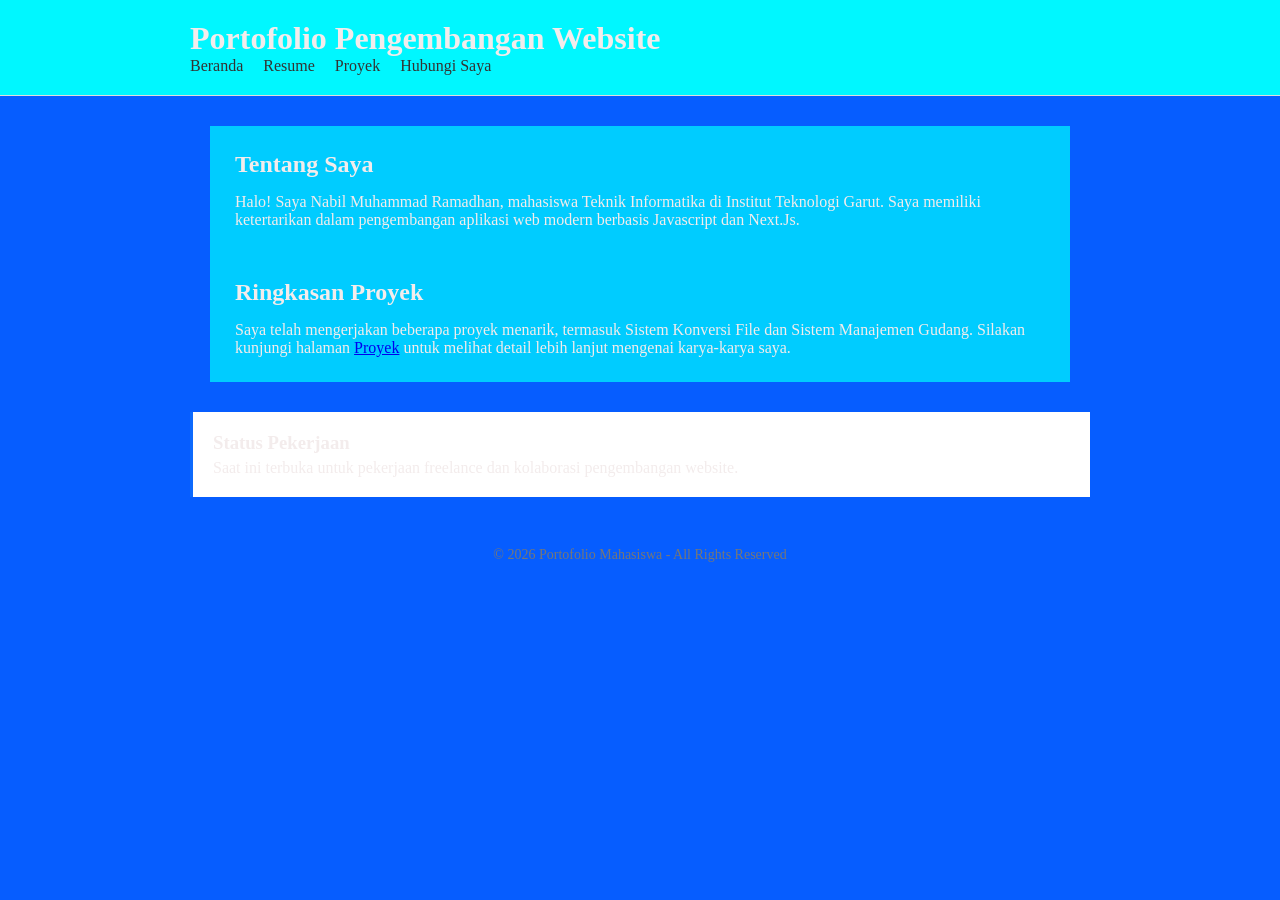
<file: Pertemuan_2/index.html>
<!DOCTYPE html>
<html lang="id">
<head>
    <meta charset="UTF-8">
    <meta name="viewport" content="width=device-width, initial-scale=1.0">
    <title>Modul 2 - Website Portofolio Mahasiswa</title>
    <link rel="stylesheet" href="../Pertemuan_3/style_index.css">
</head>
<body>
    <header>
        <h1>Portofolio Pengembangan Website</h1>
        <nav>
            <ul>
                <!-- Di sini kita menambahkan link ke halaman baru -->
                <li><a href="index.html">Beranda</a></li>
                <li><a href="resume.html">Resume</a></li>
                <li><a href="project.html">Proyek</a></li>
                <li><a href="kontak.html">Hubungi Saya</a></li>
            </ul>
        </nav>
    </header>

    <hr>

    <main>
        <section id="tentang">
            <h2>Tentang Saya</h2>
            <p>Halo! Saya Nabil Muhammad Ramadhan, mahasiswa Teknik Informatika di Institut Teknologi Garut. Saya memiliki ketertarikan dalam pengembangan aplikasi web modern berbasis Javascript dan Next.Js.</p>
        </section>

        <hr>

        <section id="ringkasan-proyek">
            <h2>Ringkasan Proyek</h2>
            <p>Saya telah mengerjakan beberapa proyek menarik, termasuk Sistem Konversi File dan Sistem Manajemen Gudang. Silakan kunjungi halaman <a href="project.html">Proyek</a> untuk melihat detail lebih lanjut mengenai karya-karya saya.</p>
        </section>

        <hr> 
    </main>

    <aside>
        <h3>Status Pekerjaan</h3>
        <p>Saat ini terbuka untuk pekerjaan freelance dan kolaborasi pengembangan website.</p>
    </aside>

    <hr>

    <footer>
        <p>&copy; 2026 Portofolio Mahasiswa - All Rights Reserved</p>
    </footer>
</body>
</html>
</file>
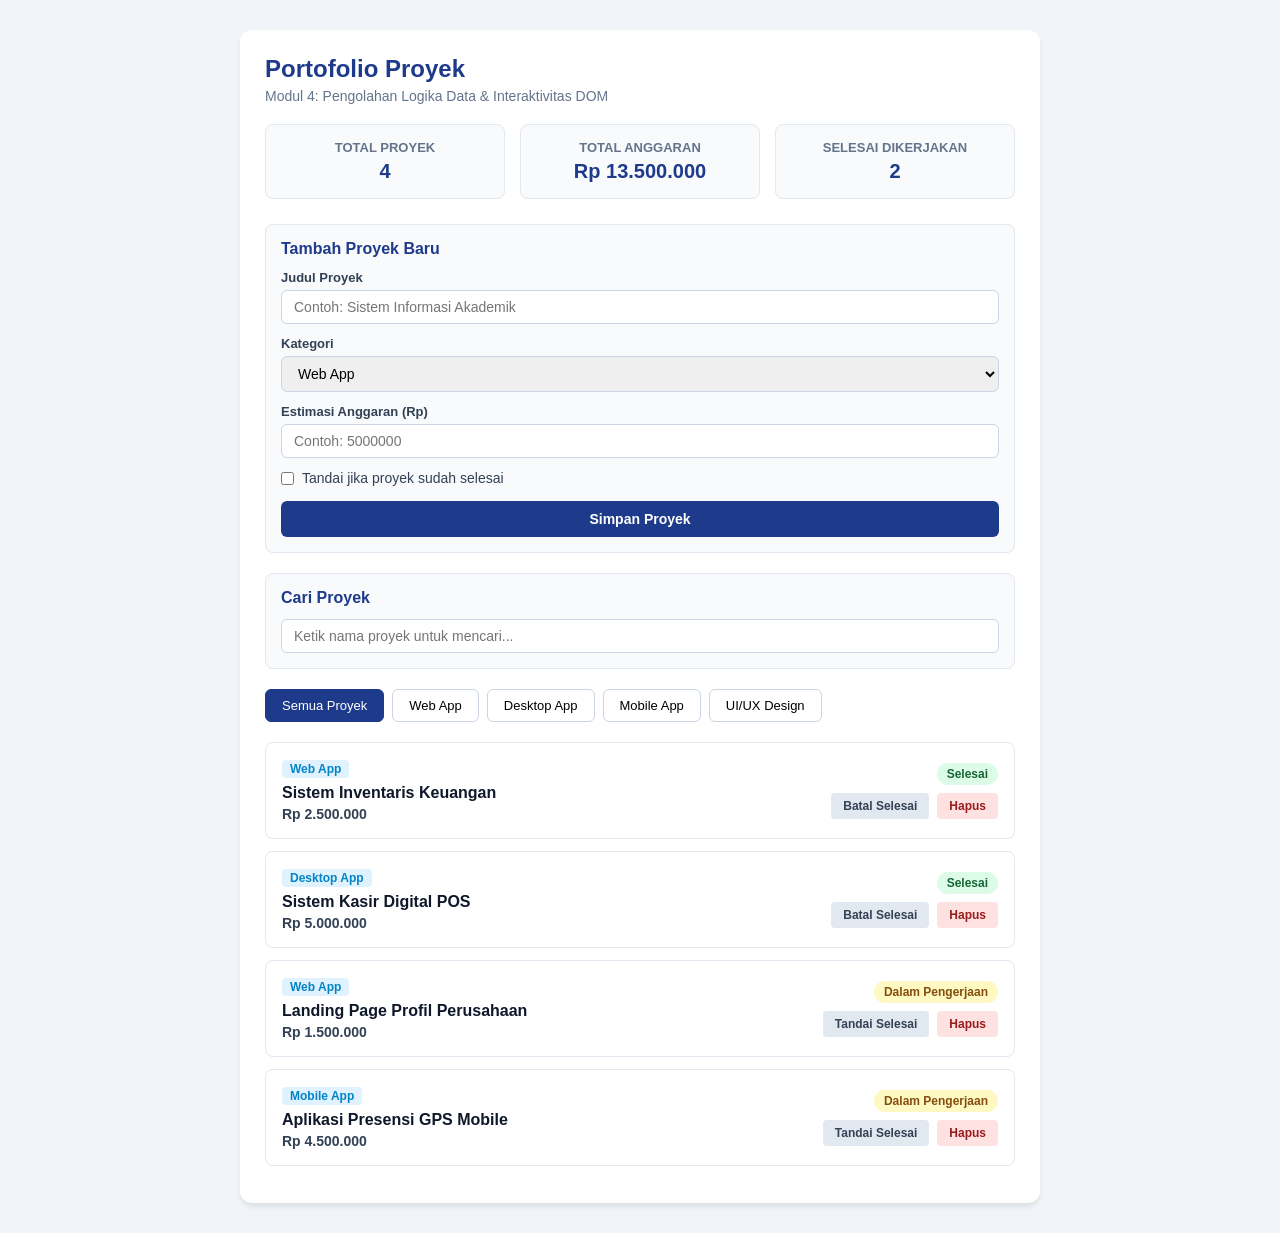
<file: Pertemuan_4/index.html>
<!DOCTYPE html>
<html lang="id">
<head>
    <meta charset="UTF-8">
    <meta name="viewport" content="width=device-width, initial-scale=1.0">
    <title>Dashboard Portofolio Proyek - Modul 4 Terpadu</title>
    <style>
        * { box-sizing: border-box; margin: 0; padding: 0; font-family: 'Segoe UI', Tahoma, Geneva, sans-serif; }
        body { background-color: #f1f5f9; color: #0f172a; padding: 30px 15px; }
        .container { max-width: 800px; margin: 0 auto; background: #ffffff; border-radius: 12px; padding: 25px; box-shadow: 0 4px 6px -1px rgba(0, 0, 0, 0.1); }
        h1 { color: #1e3a8a; font-size: 24px; margin-bottom: 5px; }
        p.subtitle { color: #64748b; margin-bottom: 20px; font-size: 14px; }
        
        /* Statistik */
        .stats-grid { display: grid; grid-template-columns: repeat(auto-fit, minmax(200px, 1fr)); gap: 15px; margin-bottom: 25px; }
        .stat-card { background: #f8fafc; border: 1px solid #e2e8f0; border-radius: 8px; padding: 15px; text-align: center; }
        .stat-card h3 { font-size: 13px; color: #64748b; text-transform: uppercase; margin-bottom: 5px; }
        .stat-card p { font-size: 20px; font-weight: bold; color: #1e3a8a; }
        
        /* Form & Search */
        .form-section, .search-section { background: #f8fafc; border: 1px solid #e2e8f0; border-radius: 8px; padding: 15px; margin-bottom: 20px; }
        .form-section h3, .search-section h3 { font-size: 16px; margin-bottom: 12px; color: #1e3a8a; }
        .input-group { margin-bottom: 12px; }
        .input-group label { display: block; font-size: 13px; font-weight: 600; margin-bottom: 5px; color: #334155; }
        input[type="text"], input[type="number"], select { width: 100%; padding: 8px 12px; border: 1px solid #cbd5e1; border-radius: 6px; font-size: 14px; }
        input[type="text"]:focus, input[type="number"]:focus, select:focus { outline: none; border-color: #1e3a8a; box-shadow: 0 0 0 2px rgba(30, 58, 138, 0.1); }
        .checkbox-group { display: flex; align-items: center; gap: 8px; font-size: 14px; font-weight: 500; color: #334155; margin-bottom: 15px; cursor: pointer; }
        .btn-submit { background: #1e3a8a; color: white; border: none; padding: 10px 16px; border-radius: 6px; cursor: pointer; font-size: 14px; font-weight: 600; width: 100%; transition: background 0.2s; }
        .btn-submit:hover { background: #172554; }

        /* Filter */
        .filter-group { display: flex; gap: 8px; margin-bottom: 20px; flex-wrap: wrap; }
        .btn-filter { padding: 8px 16px; border: 1px solid #cbd5e1; background: #ffffff; border-radius: 6px; cursor: pointer; font-size: 13px; font-weight: 500; transition: all 0.2s; }
        .btn-filter.active, .btn-filter:hover { background: #1e3a8a; color: #ffffff; border-color: #1e3a8a; }
        
        /* Proyek Card */
        .project-card { border: 1px solid #e2e8f0; border-radius: 8px; padding: 16px; margin-bottom: 12px; display: flex; justify-content: space-between; align-items: center; background: #ffffff; transition: transform 0.15s ease; flex-wrap: wrap; gap: 10px; }
        .project-card:hover { transform: translateY(-2px); box-shadow: 0 4px 6px rgba(0,0,0,0.05); }
        .project-info { flex: 1; min-width: 200px; }
        .project-info h4 { font-size: 16px; color: #0f172a; margin-bottom: 4px; }
        .project-category { display: inline-block; font-size: 12px; color: #0284c7; background: #e0f2fe; padding: 2px 8px; border-radius: 4px; margin-bottom: 6px; font-weight: 600; }
        .project-budget { font-size: 14px; color: #334155; font-weight: 600; margin-top: 4px; }
        
        /* Badge & Aksi */
        .project-actions { display: flex; flex-direction: column; align-items: flex-end; gap: 8px; }
        .badge { padding: 4px 10px; border-radius: 20px; font-size: 12px; font-weight: 600; display: inline-block; text-align: center; }
        .badge-success { background: #dcfce7; color: #166534; }
        .badge-pending { background: #fef9c3; color: #854d0e; }
        
        .action-buttons { display: flex; gap: 8px; }
        .btn-action { padding: 6px 12px; border: none; border-radius: 4px; cursor: pointer; font-size: 12px; font-weight: 600; transition: opacity 0.2s; }
        .btn-action:hover { opacity: 0.8; }
        .btn-toggle { background: #e2e8f0; color: #334155; }
        .btn-delete { background: #fee2e2; color: #991b1b; }
    </style>
</head>
<body>
    <div class="container">
        <h1>Portofolio Proyek</h1>
        <p class="subtitle">Modul 4: Pengolahan Logika Data & Interaktivitas DOM</p>

        <!-- Kartu Ringkasan Statistik -->
        <div class="stats-grid">
            <div class="stat-card">
                <h3>Total Proyek</h3>
                <p id="stat-total-projects">0</p>
            </div>
            <div class="stat-card">
                <h3>Total Anggaran</h3>
                <p id="stat-total-budget">Rp 0</p>
            </div>
            <div class="stat-card">
                <h3>Selesai Dikerjakan</h3>
                <p id="stat-completed-projects">0</p>
            </div>
        </div>

        <!-- FITUR 1: Formulir Input Proyek Dinamis -->
        <div class="form-section">
            <h3>Tambah Proyek Baru</h3>
            <form id="project-form">
                <div class="input-group">
                    <label for="input-title">Judul Proyek</label>
                    <input type="text" id="input-title" placeholder="Contoh: Sistem Informasi Akademik" />
                </div>
                <div class="input-group">
                    <label for="input-category">Kategori</label>
                    <select id="input-category">
                        <option value="Web App">Web App</option>
                        <option value="Mobile App">Mobile App</option>
                        <option value="Desktop App">Desktop App</option>
                        <option value="UI/UX Design">UI/UX Design</option>
                    </select>
                </div>
                <div class="input-group">
                    <label for="input-budget">Estimasi Anggaran (Rp)</label>
                    <input type="number" id="input-budget" placeholder="Contoh: 5000000" />
                </div>
                <label class="checkbox-group">
                    <input type="checkbox" id="input-completed" />
                    Tandai jika proyek sudah selesai
                </label>
                <button type="submit" class="btn-submit">Simpan Proyek</button>
            </form>
        </div>

        <!-- FITUR 2: Pencarian Real-Time (Live Search) -->
        <div class="search-section">
            <h3>Cari Proyek</h3>
            <input type="text" id="search-input" placeholder="Ketik nama proyek untuk mencari..." />
        </div>

        <!-- Tombol Filter Kategori -->
        <div class="filter-group" id="filter-container">
            <button class="btn-filter active" data-category="Semua">Semua Proyek</button>
            <button class="btn-filter" data-category="Web App">Web App</button>
            <button class="btn-filter" data-category="Desktop App">Desktop App</button>
            <button class="btn-filter" data-category="Mobile App">Mobile App</button>
            <button class="btn-filter" data-category="UI/UX Design">UI/UX Design</button>
        </div>

        <!-- Kontainer Daftar Proyek -->
        <div id="project-list"></div>
    </div>

    <script>
        // Inisialisasi Data Proyek (Menggunakan 'let' agar bisa dimodifikasi)
        let projects = [
            { id: 1, title: "Sistem Inventaris Keuangan", category: "Web App", budget: 2500000, completed: true },
            { id: 2, title: "Sistem Kasir Digital POS", category: "Desktop App", budget: 5000000, completed: true },
            { id: 3, title: "Landing Page Profil Perusahaan", category: "Web App", budget: 1500000, completed: false },
            { id: 4, title: "Aplikasi Presensi GPS Mobile", category: "Mobile App", budget: 4500000, completed: false }
        ];

        // State untuk Filter & Pencarian
        let currentCategory = "Semua";
        let searchQuery = "";

        // Fungsi Format Rupiah
        const formatRupiah = (angka) => {
            return new Intl.NumberFormat('id-ID', {
                style: 'currency',
                currency: 'IDR',
                maximumFractionDigits: 0
            }).format(angka);
        };

        // Fungsi Update Statistik
        const updateStats = () => {
            // Statistik dihitung dari KESELURUHAN array projects
            const totalProjects = projects.length;
            const totalBudget = projects.reduce((acc, curr) => acc + curr.budget, 0);
            const completedCount = projects.filter(item => item.completed).length;
            
            document.getElementById("stat-total-projects").textContent = totalProjects;
            document.getElementById("stat-total-budget").textContent = formatRupiah(totalBudget);
            document.getElementById("stat-completed-projects").textContent = completedCount;
        };

        // Fungsi Render Proyek
        const renderProjects = () => {
            const container = document.getElementById("project-list");
            
            // Proses Filter Kategori
            let filteredList = currentCategory === "Semua" 
                ? projects 
                : projects.filter(p => p.category === currentCategory);

            // Proses Filter Pencarian Real-Time (Fitur 2)
            if (searchQuery.trim() !== "") {
                filteredList = filteredList.filter(p => 
                    p.title.toLowerCase().includes(searchQuery.toLowerCase())
                );
            }

            // Render ke DOM
            if (filteredList.length === 0) {
                container.innerHTML = "<p style='text-align: center; color: #64748b; padding: 20px;'>Tidak ada proyek yang sesuai.</p>";
            } else {
                const htmlString = filteredList.map(proj => {
                    const badgeClass = proj.completed ? "badge-success" : "badge-pending";
                    const statusText = proj.completed ? "Selesai" : "Dalam Pengerjaan";
                    const toggleText = proj.completed ? "Batal Selesai" : "Tandai Selesai";
                    
                    return `
                    <div class="project-card">
                        <div class="project-info">
                            <span class="project-category">${proj.category}</span>
                            <h4>${proj.title}</h4>
                            <p class="project-budget">${formatRupiah(proj.budget)}</p>
                        </div>
                        <div class="project-actions">
                            <span class="badge ${badgeClass}">${statusText}</span>
                            <!-- FITUR 3: Tombol Aksi -->
                            <div class="action-buttons">
                                <button class="btn-action btn-toggle" data-id="${proj.id}">${toggleText}</button>
                                <button class="btn-action btn-delete" data-id="${proj.id}">Hapus</button>
                            </div>
                        </div>
                    </div>
                    `;
                }).join("");
                container.innerHTML = htmlString;
            }

            // Selalu update statistik setiap kali render ulang
            updateStats();
        };

        // Event Listener Utama saat dokumen dimuat
        document.addEventListener("DOMContentLoaded", () => {
            renderProjects(); // Render awal

            // Event untuk Filter Kategori
            const filterButtons = document.querySelectorAll(".btn-filter");
            filterButtons.forEach(btn => {
                btn.addEventListener("click", (e) => {
                    filterButtons.forEach(b => b.classList.remove("active"));
                    e.target.classList.add("active");
                    currentCategory = e.target.getAttribute("data-category");
                    renderProjects();
                });
            });

            // FITUR 1: Event Submit pada Form
            const projectForm = document.getElementById("project-form");
            projectForm.addEventListener("submit", (e) => {
                e.preventDefault(); // Cegah reload halaman

                // Ambil nilai dari input
                const title = document.getElementById("input-title").value.trim();
                const category = document.getElementById("input-category").value;
                const budget = parseFloat(document.getElementById("input-budget").value);
                const completed = document.getElementById("input-completed").checked;

                // Validasi Input
                if (!title) {
                    alert("Judul proyek tidak boleh kosong!");
                    return;
                }
                if (isNaN(budget) || budget <= 0) {
                    alert("Estimasi anggaran harus lebih besar dari 0!");
                    return;
                }

                // Buat Objek Baru
                const newProject = {
                    id: Date.now(),
                    title: title,
                    category: category,
                    budget: budget,
                    completed: completed
                };

                // Masukkan ke array menggunakan Spread Operator
                projects = [...projects, newProject];

                // Reset form dan Render ulang
                projectForm.reset();
                renderProjects();
            });

            // FITUR 2: Event Input pada Pencarian Real-Time
            const searchInput = document.getElementById("search-input");
            searchInput.addEventListener("input", (e) => {
                searchQuery = e.target.value;
                renderProjects();
            });

            // FITUR 3: Event Delegation untuk Aksi Interaktif (Toggle Status & Hapus)
            const projectListContainer = document.getElementById("project-list");
            projectListContainer.addEventListener("click", (e) => {
                
                // Jika tombol Ubah Status ditekan
                if (e.target.classList.contains("btn-toggle")) {
                    const idToToggle = parseInt(e.target.getAttribute("data-id"));
                    // Cari index proyek dan ubah boolean completed-nya
                    const projectIndex = projects.findIndex(p => p.id === idToToggle);
                    if (projectIndex !== -1) {
                        projects[projectIndex].completed = !projects[projectIndex].completed;
                        renderProjects(); // Render ulang agar UI dan Statistik terupdate
                    }
                }

                // Jika tombol Hapus ditekan
                if (e.target.classList.contains("btn-delete")) {
                    const idToDelete = parseInt(e.target.getAttribute("data-id"));
                    const konfirmasi = confirm("Apakah Anda yakin ingin menghapus proyek ini?");
                    
                    if (konfirmasi) {
                        // Filter array dengan membuang id yang dipilih
                        projects = projects.filter(p => p.id !== idToDelete);
                        renderProjects(); // Render ulang agar UI dan Statistik terupdate
                    }
                }
            });
        });
    </script>
</body>
</html>
</file>
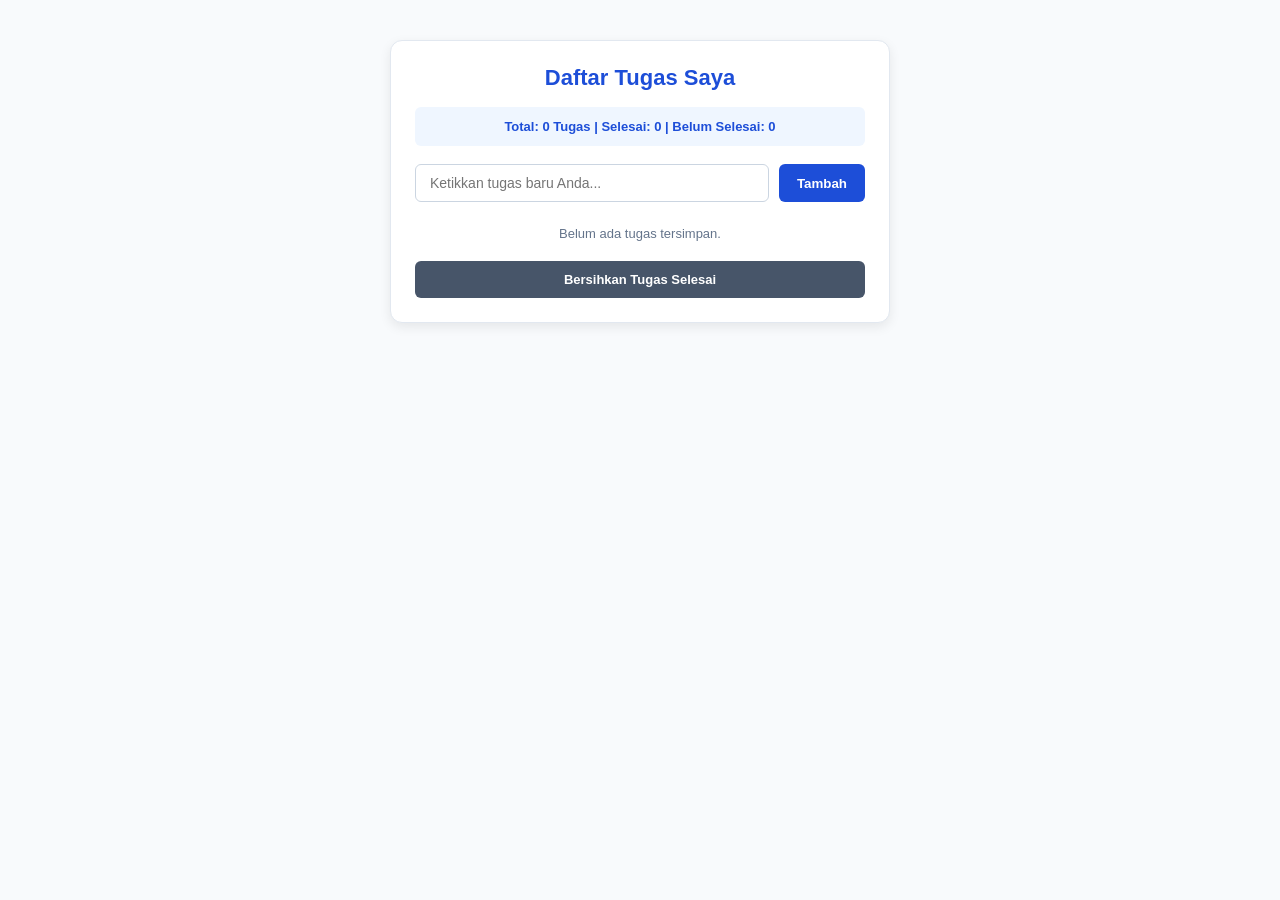
<file: Pertemuan_5/index.html>
<!DOCTYPE html>
<html lang="id">
<head>
    <meta charset="UTF-8">
    <meta name="viewport" content="width=device-width, initial-scale=1.0">
    <title>Aplikasi To-Do List - Modul 5</title>
    <link rel="stylesheet" href="style.css">
</head>
<body>
    <div class="todo-app">
        <h2>Daftar Tugas Saya</h2>

        <!-- Ringkasan jumlah tugas -->
        <div id="taskCounter" class="task-counter">
            Total: 0 Tugas | Selesai: 0 | Belum Selesai: 0
        </div>

        <form id="todoForm" novalidate>
            <div class="input-section">
                <input
                    type="text"
                    id="taskInput"
                    placeholder="Ketikkan tugas baru Anda..."
                >
                <button type="submit" class="add-btn">Tambah</button>
            </div>

            <div class="error-message" id="inputError">
                Tugas tidak boleh kosong atau kurang dari 3 karakter!
            </div>

            <div class="error-message" id="pesanError">
                Jumlah tugas maksimal adalah 5 tugas!
            </div>
        </form>

        <!-- Daftar tugas -->
        <ul class="todo-list" id="todoList"></ul>

        <!-- Tombol membersihkan tugas selesai -->
        <button
            type="button"
            id="clearCompletedBtn"
            class="clear-btn"
        >
            Bersihkan Tugas Selesai
        </button>
    </div>

    <script src="script.js"></script>
</body>
</html>
</file>
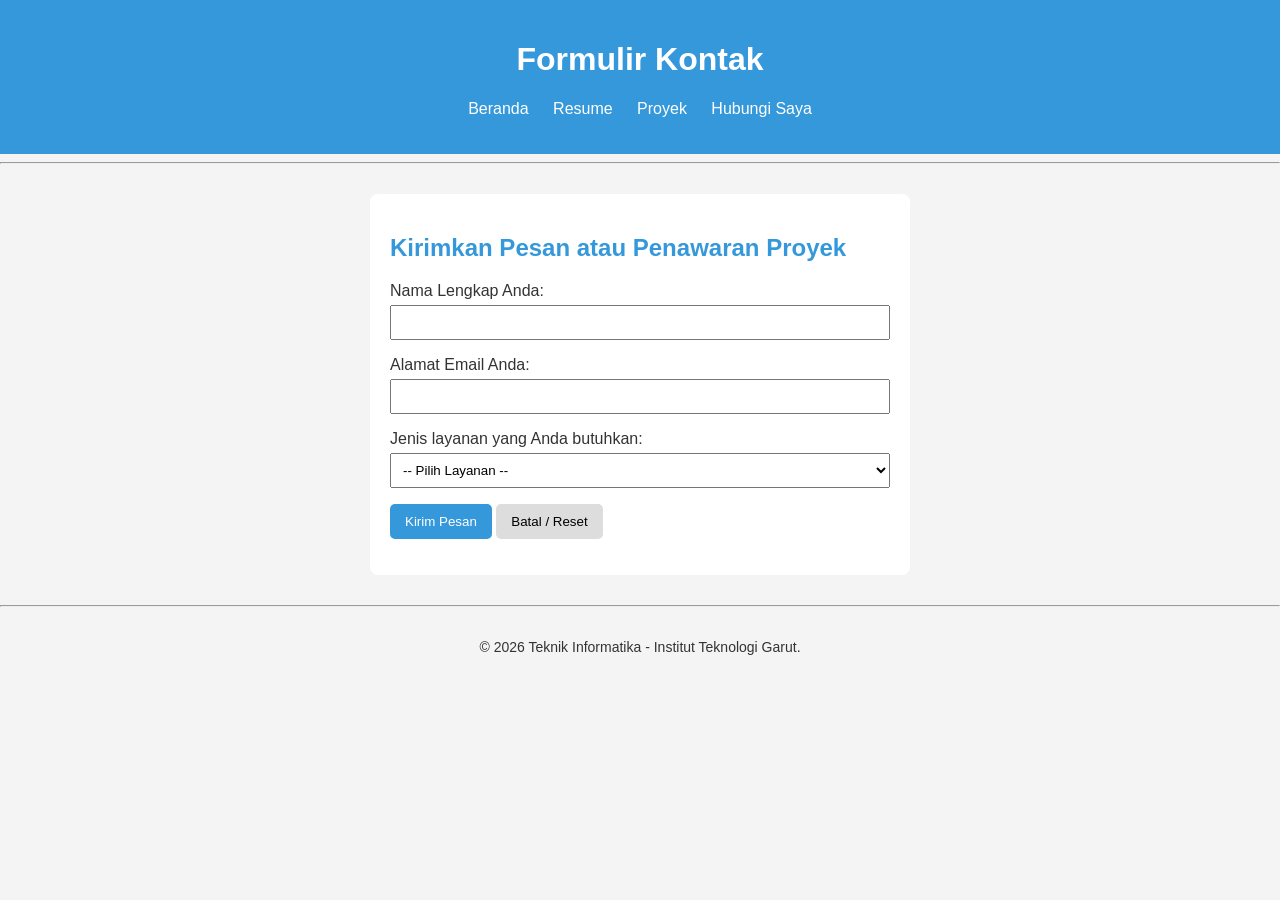
<file: Pertemuan_2/kontak.html>
<!DOCTYPE html>
<html lang="id">
<head>
    <meta charset="UTF-8">
    <meta name="viewport" content="width=device-width, initial-scale=1.0">
    <title>Modul 2 - Formulir Kontak</title>
    <link rel="stylesheet" href="../Pertemuan_3/style_kontak.css">
</head>
<body>
    <header>
        <h1>Formulir Kontak</h1>
        <nav>
            <ul>
                <li><a href="index.html">Beranda</a></li>
                <li><a href="resume.html">Resume</a></li>
                <li><a href="project.html">Proyek</a></li>
                <li><a href="kontak.html">Hubungi Saya</a></li>
            </ul>
        </nav>
    </header>
    
    <hr>

    <main>
        <section>
            <h2>Kirimkan Pesan atau Penawaran Proyek</h2>
            <form>
                <p>
                    <label for="nama_pengirim">Nama Lengkap Anda:</label>
                    <br>
                    <input type="text" id="nama_pengirim" name="nama_pengirim">
                </p>
                <p>
                    <label for="email_pengirim">Alamat Email Anda:</label>
                    <br>
                    <input type="email" id="email_pengirim" name="email_pengirim">
                </p>
                <p>
                    <label for="jenis_layanan">Jenis layanan yang Anda butuhkan:</label>
                    <br>
                    <select id="jenis_layanan" name="jenis_layanan">
                        <option value="">-- Pilih Layanan --</option>
                        <option value="web">Pembuatan Website</option>
                        <option value="app">Pengembangan Aplikasi</option>
                        <option value="other">Lain-lain</option>
                    </select>
                </p>
                <p>
                    <button type="submit">Kirim Pesan</button>
                    <button type="reset">Batal / Reset</button>
                </p>
            </form>
        </section>
    </main>

    <hr>

    <footer>
        <p>&copy; 2026 Teknik Informatika - Institut Teknologi Garut.</p>
    </footer>
</body>
</html>
</file>
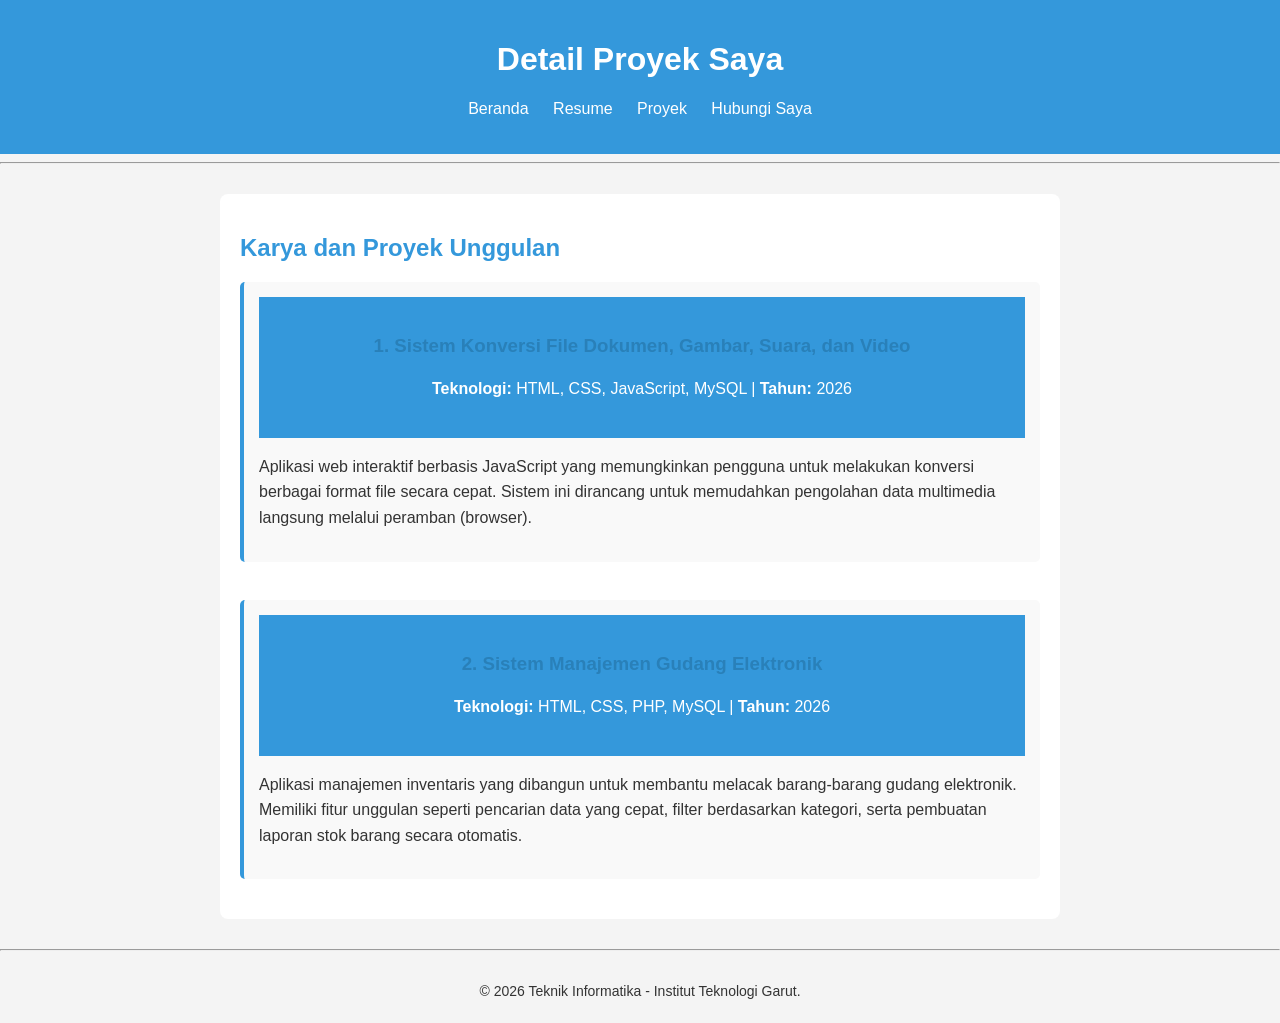
<file: Pertemuan_2/project.html>
<!DOCTYPE html>
<html lang="id">
<head>
    <meta charset="UTF-8">
    <meta name="viewport" content="width=device-width, initial-scale=1.0">
    <title>Modul 2 - Detail Proyek</title>
    <link rel="stylesheet" href="../Pertemuan_3/style_project.css"> 
</head>
<body>
    <header>
        <h1>Detail Proyek Saya</h1>
        <nav>
            <ul>
                <li><a href="index.html">Beranda</a></li>
                <li><a href="resume.html">Resume</a></li>
                <li><a href="project.html">Proyek</a></li>
                <li><a href="kontak.html">Hubungi Saya</a></li>
            </ul>
        </nav>
    </header>

    <hr>

    <main>
        <section id="daftar-proyek">
            <h2>Karya dan Proyek Unggulan</h2>

            <article>
                <header>
                    <h3>1. Sistem Konversi File Dokumen, Gambar, Suara, dan Video</h3>
                    <p><strong>Teknologi:</strong> HTML, CSS, JavaScript, MySQL | <strong>Tahun:</strong> <time datetime="2026">2026</time></p>
                </header>
                <p>Aplikasi web interaktif berbasis JavaScript yang memungkinkan pengguna untuk melakukan konversi berbagai format file secara cepat. Sistem ini dirancang untuk memudahkan pengolahan data multimedia langsung melalui peramban (browser).</p>
            </article>
            
            <br>
            
            <article>
                <header>
                    <h3>2. Sistem Manajemen Gudang Elektronik</h3>
                    <p><strong>Teknologi:</strong> HTML, CSS, PHP, MySQL | <strong>Tahun:</strong> <time datetime="2026">2026</time></p>
                </header>
                <p>Aplikasi manajemen inventaris yang dibangun untuk membantu melacak barang-barang gudang elektronik. Memiliki fitur unggulan seperti pencarian data yang cepat, filter berdasarkan kategori, serta pembuatan laporan stok barang secara otomatis.</p>
            </article>
        </section>
    </main>

    <hr>

    <footer>
        <p>&copy; 2026 Teknik Informatika - Institut Teknologi Garut.</p>
    </footer>
</body>
</html>
</file>
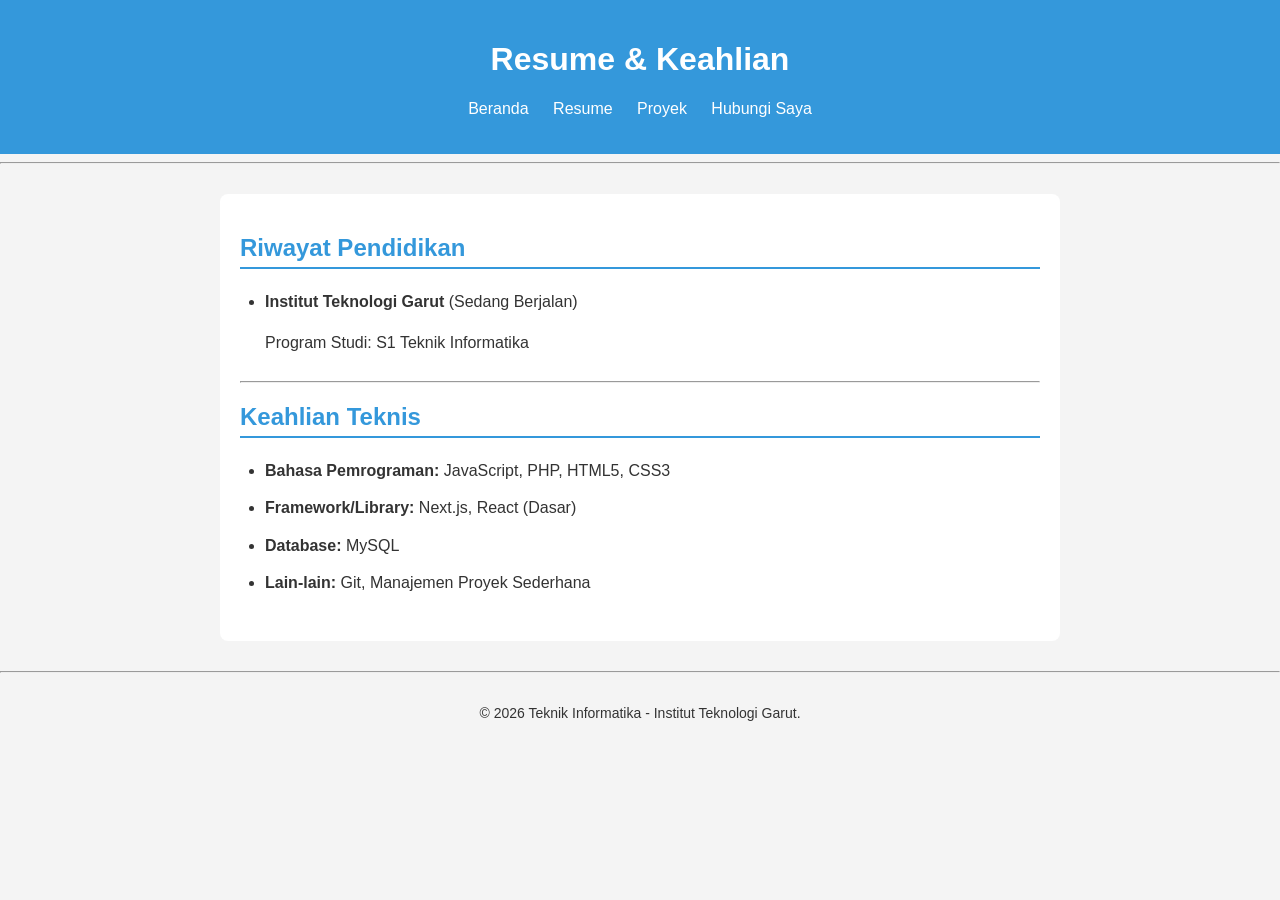
<file: Pertemuan_2/resume.html>
<!DOCTYPE html>
<html lang="id">
<head>
    <meta charset="UTF-8">
    <meta name="viewport" content="width=device-width, initial-scale=1.0">
    <title>Modul 2 - Resume Mahasiswa</title>
    <link rel="stylesheet" href="../Pertemuan_3/style_resume.css">
</head>
<body>
    <header>
        <h1>Resume & Keahlian</h1>
        <nav>
            <ul>
                <li><a href="index.html">Beranda</a></li>
                <li><a href="resume.html">Resume</a></li>
                <li><a href="project.html">Proyek</a></li>
                <li><a href="kontak.html">Hubungi Saya</a></li>
            </ul>
        </nav>
    </header>

    <hr>

    <main>
        <section id="pendidikan">
            <h2>Riwayat Pendidikan</h2>
            <ul>
                <li>
                    <strong>Institut Teknologi Garut</strong> (Sedang Berjalan)
                    <p>Program Studi: S1 Teknik Informatika</p>
                </li>
            </ul>
        </section>

        <hr>

        <section id="keahlian">
            <h2>Keahlian Teknis</h2>
            <ul>
                <li><strong>Bahasa Pemrograman:</strong> JavaScript, PHP, HTML5, CSS3</li>
                <li><strong>Framework/Library:</strong> Next.js, React (Dasar)</li>
                <li><strong>Database:</strong> MySQL</li>
                <li><strong>Lain-lain:</strong> Git, Manajemen Proyek Sederhana</li>
            </ul>
        </section>
    </main>

    <hr>

    <footer>
        <p>&copy; 2026 Teknik Informatika - Institut Teknologi Garut.</p>
    </footer>
</body>
</html>
</file>
<file: Pertemuan_3/style_index.css>
/* reset */
* {
    margin: 0;
    padding: 0;
    box-sizing: border-box;
}

body {
    font-family:'Times New Roman', Times, serif;
    background-color:rgb(6, 93, 255);
    color: rgb(243, 236, 236);

}

/* header */
body > header {
    background-color: rgb(0, 247, 255);
    padding: 20px;
    border-bottom: 1px solid #ddd;
}

body > header h1 {
    max-width: 900px;
    margin: 0 auto;
}

/* navigation */
nav {
    max-width: 900px;
    margin: auto;
}

nav ul {
    display: flex;
    gap: 20px;
    list-style: none;
    
}

nav a {
    color: #333;
    text-decoration: none;
}

/* main */
main {
    max-width: 900px;
    margin: 30px auto;
    padding: 0 20px;
}

section {
    background-color:rgb(0, 204, 255);
    padding: 25px;
}

/* gambar */
main img {
    display: block;
    max-width: 100%;
    height: auto;
    margin: 0;
}

/* judul */
h2 {
    margin-bottom: 15px;
}

h3 {
    margin-bottom: 5px;
}

/* project */
#project {
    margin-top:30px;
}

article {
    padding: 15px 0;
    border-bottom: 1px solid #ddd;
}

article:last-child {
    border-bottom: 1px solid #ddd;
}

/* form */
form {
    margin-top: 20px;
}

form p {
    margin-bottom: 15px;
}

label {
    display: inline-block;
    margin-bottom: 5px;
}

input[type="text"], 
input[type="email"],
select,
textarea {
    width: 100%;
    padding: 9px;
    border: 1px solid #ccc;
    font-family:'Times New Roman', Times, serif;
}

textarea {
    resize: vertical;
}

button {
    padding: 9px 15px;
    border: none;
    background-color:#333;
    color: white;
    cursor: pointer;
}

button[type="reset"] {
    background-color: #888;
}

button:hover {
    opacity: 0.8;
}

/* aside */
aside {
    max-width: 900px;
    margin: 30px auto;
    padding: 20px;
    background-color: white;
    border-left: 3px solid #0d6afd;
}

/* footer */
footer {
    padding: 20px;
    text-align: center;
    color: #777;
    font-size: 14px;
}

/* garis <hr> */
hr {
    display: none;
}

/* tampilan HP */
@media (max-width: 700px) {
    nav ul {
        flex-direction: column;
        gap: 10px;
    }

    main {
        margin-top: 20px;
    }

    main img {
    margin: 0 auto;
    }

    section {
        padding: 20px;
    }
}
</file>
<file: Pertemuan_5/style.css>
* {
    box-sizing: border-box;
    margin: 0;
    padding: 0;
}

body {
    font-family: 'Segoe UI', Tahoma, Geneva, Verdana, sans-serif;
    background-color: #f8fafc;
    color: #1e293b;
    min-height: 100vh;
    display: flex;
    justify-content: center;
    align-items: flex-start;
    padding: 40px 20px;
}

.todo-app {
    background: #ffffff;
    width: 100%;
    max-width: 500px;
    padding: 24px;
    border-radius: 12px;
    border: 1px solid #e2e8f0;
    box-shadow: 0 4px 12px rgba(0, 0, 0, 0.08);
}

h2 {
    color: #1d4ed8;
    margin-bottom: 16px;
    text-align: center;
    font-size: 22px;
}

.task-counter {
    background-color: #eff6ff;
    color: #1d4ed8;
    padding: 12px;
    margin-bottom: 18px;
    border-radius: 6px;
    text-align: center;
    font-size: 13px;
    font-weight: 600;
}

form {
    width: 100%;
}

.input-section {
    display: flex;
    gap: 10px;
    margin-bottom: 8px;
}

input[type='text'] {
    flex: 1;
    min-width: 0;
    padding: 10px 14px;
    border: 1px solid #cbd5e1;
    border-radius: 6px;
    font-size: 14px;
    outline: none;
}

input[type='text']:focus {
    border-color: #1d4ed8;
    box-shadow: 0 0 0 3px rgba(29, 78, 216, 0.12);
}

input[type='text'].error {
    border-color: #dc3545;
    background-color: #fff5f5;
}

button {
    border: none;
    border-radius: 6px;
    font-weight: 600;
    cursor: pointer;
    transition: background-color 0.2s ease;
}

.add-btn {
    background-color: #1d4ed8;
    color: #ffffff;
    padding: 10px 18px;
}

.add-btn:hover {
    background-color: #1e40af;
}

.error-message {
    color: #dc3545;
    font-size: 12px;
    margin-bottom: 10px;
    display: none;
}

.todo-list {
    list-style: none;
    margin-top: 14px;
}

.todo-item {
    display: flex;
    align-items: center;
    justify-content: space-between;
    gap: 10px;
    padding: 10px 12px;
    background-color: #f1f5f9;
    border: 1px solid transparent;
    border-radius: 6px;
    margin-bottom: 8px;
}

.todo-item.completed {
    border-left: 4px solid #16a34a;
    background-color: #f0fdf4;
    opacity: 0.8;
}

.todo-item.completed .todo-text {
    text-decoration: line-through;
    color: #64748b;
}

.todo-text {
    font-size: 14px;
    flex: 1;
    min-width: 0;
    margin-right: 4px;
    overflow-wrap: anywhere;
}

.todo-actions {
    display: flex;
    gap: 6px;
    flex-shrink: 0;
}

.action-btn {
    padding: 6px 9px;
    border-radius: 4px;
    font-size: 12px;
}

.complete-btn {
    background-color: #16a34a;
    color: #ffffff;
}

.complete-btn:hover {
    background-color: #15803d;
}

.delete-btn {
    background-color: #dc2626;
    color: #ffffff;
}

.delete-btn:hover {
    background-color: #b91c1c;
}

.clear-btn {
    width: 100%;
    padding: 11px;
    margin-top: 10px;
    background-color: #475569;
    color: #ffffff;
    font-size: 13px;
}

.clear-btn:hover {
    background-color: #334155;
}

.empty-state {
    text-align: center;
    color: #64748b;
    font-size: 13px;
    padding: 10px;
}

@media (max-width: 400px) {
    .todo-app {
        padding: 16px;
    }

    .input-section {
        gap: 6px;
    }

    .add-btn {
        padding: 10px;
    }

    .todo-item {
        align-items: flex-start;
    }

    .todo-actions {
        gap: 4px;
    }

    .action-btn {
        padding: 6px;
        font-size: 11px;
    }
}
</file>
<file: Pertemuan_3/style_kontak.css>
/* Pengaturan halaman */
body {
    font-family: Arial, sans-serif;
    background-color: #f4f4f4;
    margin: 0;
    color: #333;
}

/* Bagian header */
header {
    background-color: #3498db;
    color: white;
    text-align: center;
    padding: 20px;
}

/* Menu navigasi */
nav ul {
    list-style: none;
    padding: 0;
}

nav li {
    display: inline;
    margin: 0 10px;
}

nav a {
    color: white;
    text-decoration: none;
}

nav a:hover {
    text-decoration: underline;
}

/* Bagian formulir */
main {
    max-width: 500px;
    margin: 30px auto;
    padding: 20px;
    background-color: white;
    border-radius: 8px;
}

h2 {
    color: #3498db;
}

input, select {
    width: 100%;
    padding: 8px;
    margin-top: 5px;
    box-sizing: border-box;
}

/* Tombol */
button {
    padding: 10px 15px;
    border: none;
    border-radius: 5px;
    cursor: pointer;
}

button[type="submit"] {
    background-color: #3498db;
    color: white;
}

button[type="reset"] {
    background-color: #ddd;
}

button:hover {
    opacity: 0.8;
}

/* Bagian footer */
footer {
    text-align: center;
    padding: 10px;
    font-size: 14px;
}
</file>
<file: Pertemuan_3/style_project.css>
/* Pengaturan halaman */
body {
    font-family: Arial, sans-serif;
    background-color: #f4f4f4;
    color: #333;
    margin: 0;
}

/* Header dan navigasi */
header {
    background-color: #3498db;
    color: white;
    text-align: center;
    padding: 20px;
}

nav ul {
    list-style: none;
    padding: 0;
}

nav li {
    display: inline;
    margin: 0 10px;
}

nav a {
    color: white;
    text-decoration: none;
}

nav a:hover {
    text-decoration: underline;
}

/* Konten proyek */
main {
    max-width: 800px;
    margin: 30px auto;
    padding: 20px;
    background-color: white;
    border-radius: 8px;
}

h2 {
    color: #3498db;
}

article {
    background-color: #f9f9f9;
    padding: 15px;
    margin-bottom: 20px;
    border-left: 4px solid #3498db;
    border-radius: 5px;
}

article h3 {
    color: #2980b9;
}

article p {
    line-height: 1.6;
}

/* Footer */
footer {
    text-align: center;
    padding: 10px;
    font-size: 14px;
}
</file>
<file: Pertemuan_3/style_resume.css>
/* Pengaturan halaman */
body {
    font-family: Arial, sans-serif;
    background-color: #f4f4f4;
    color: #333;
    margin: 0;
}

/* Header dan navigasi */
header {
    background-color: #3498db;
    color: white;
    text-align: center;
    padding: 20px;
}

nav ul {
    list-style: none;
    padding: 0;
}

nav li {
    display: inline;
    margin: 0 10px;
}

nav a {
    color: white;
    text-decoration: none;
}

nav a:hover {
    text-decoration: underline;
}

/* Konten resume */
main {
    max-width: 800px;
    margin: 30px auto;
    padding: 20px;
    background-color: white;
    border-radius: 8px;
}

h2 {
    color: #3498db;
    border-bottom: 2px solid #3498db;
    padding-bottom: 5px;
}

section {
    margin-bottom: 25px;
}

section ul {
    padding-left: 25px;
}

section li {
    margin-bottom: 12px;
    line-height: 1.6;
}

/* Footer */
footer {
    text-align: center;
    padding: 10px;
    font-size: 14px;
}
</file>
